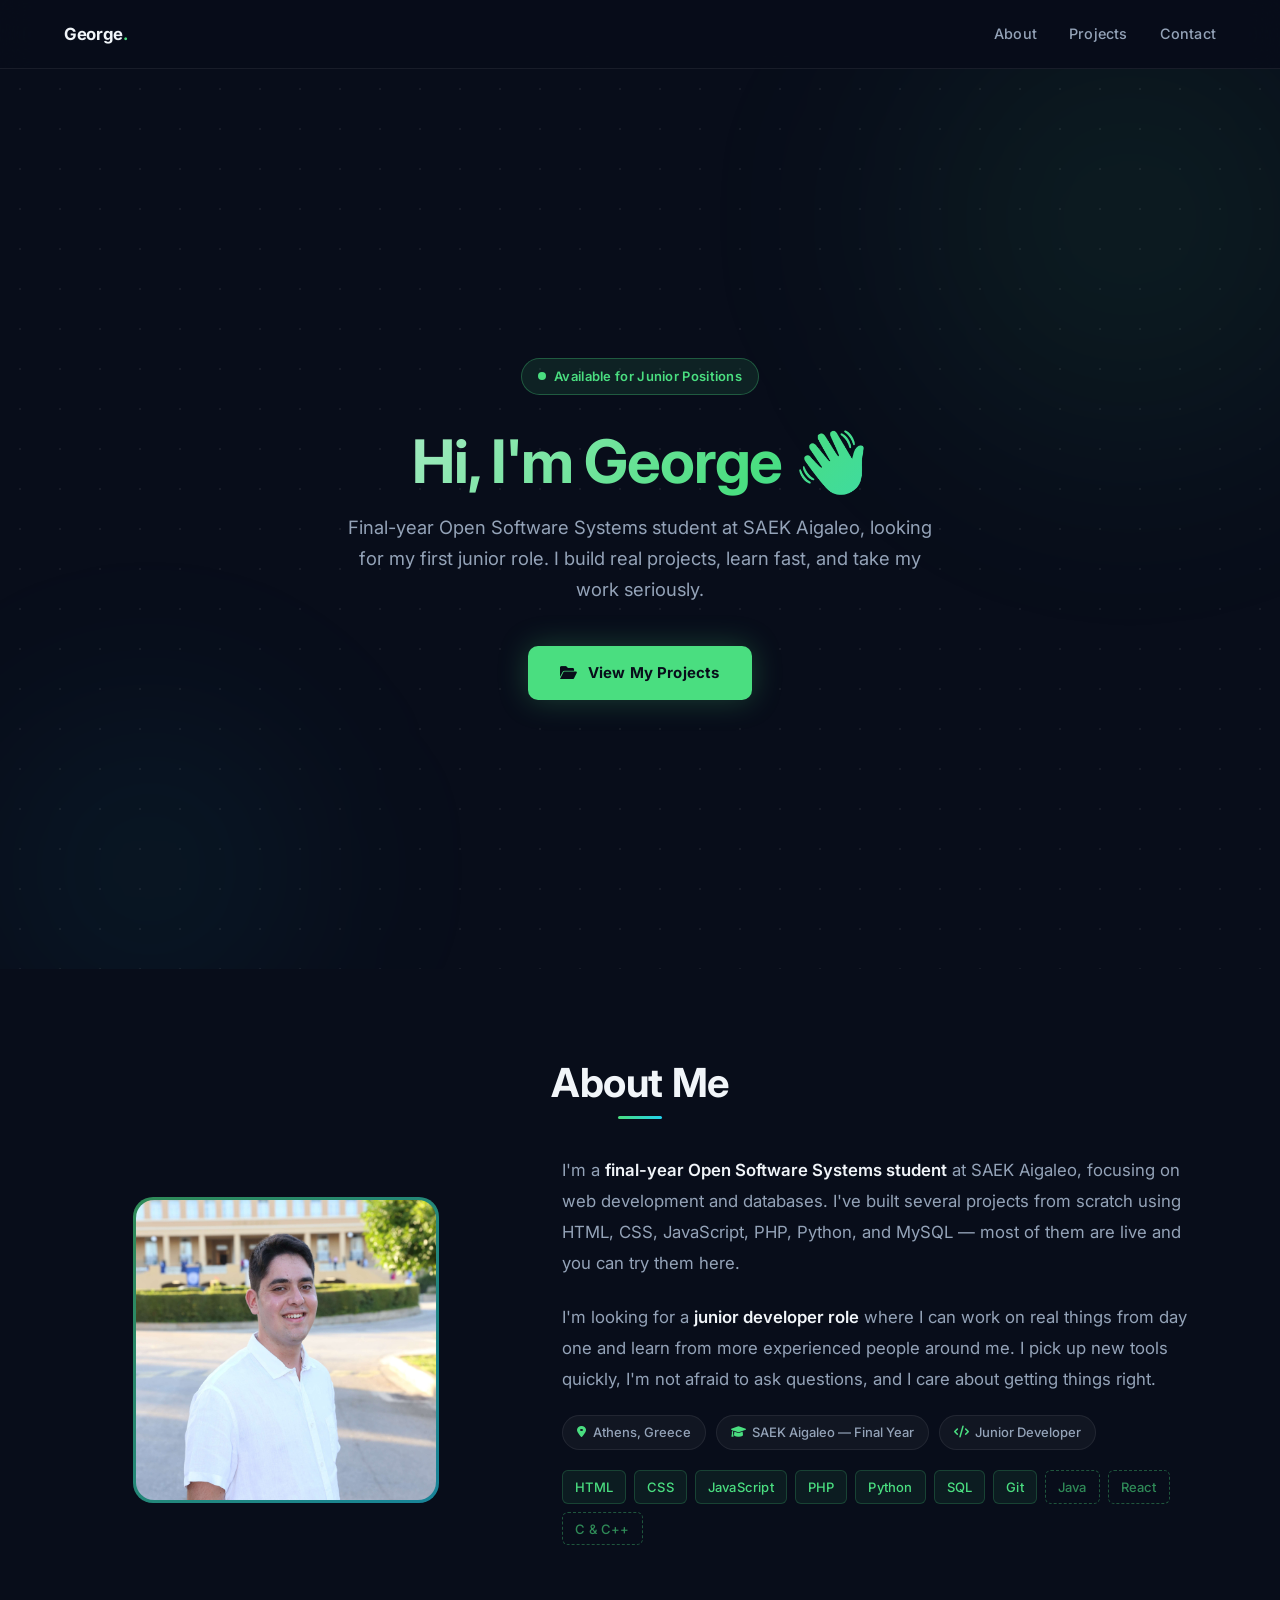
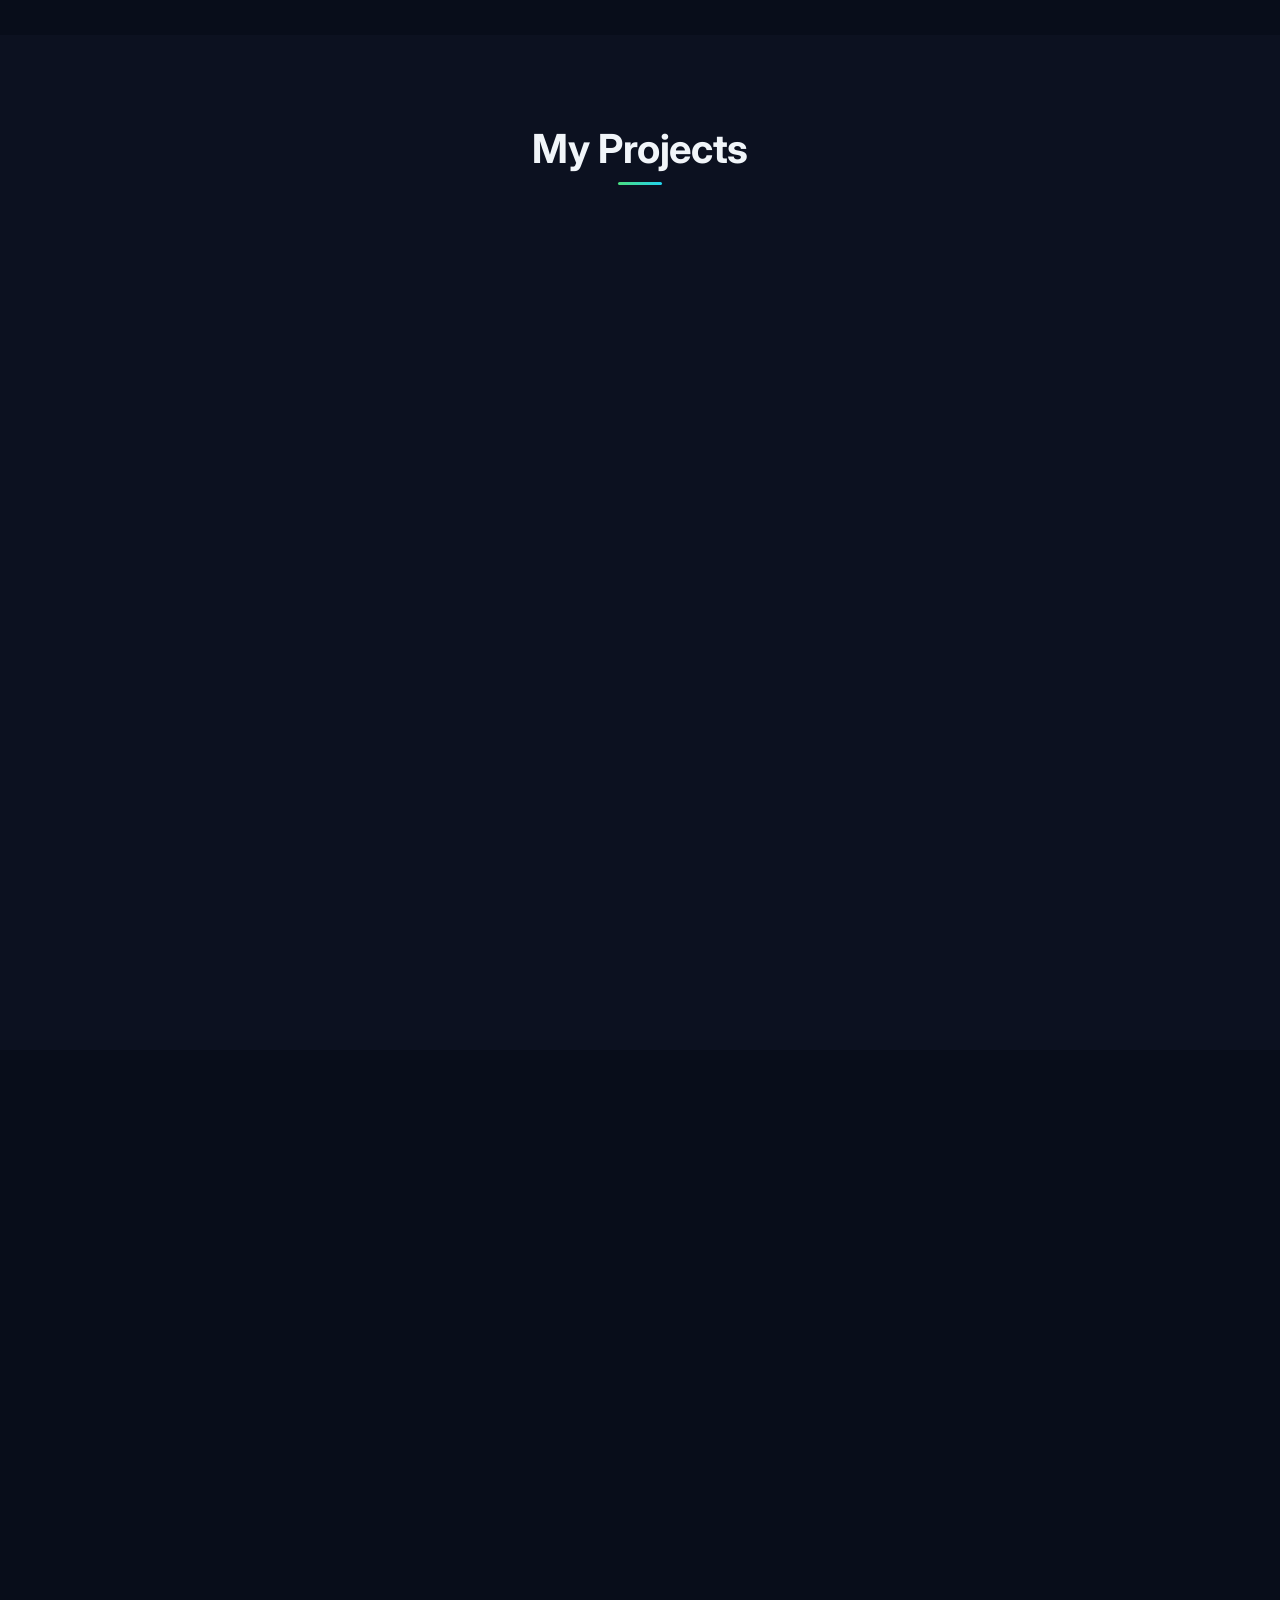
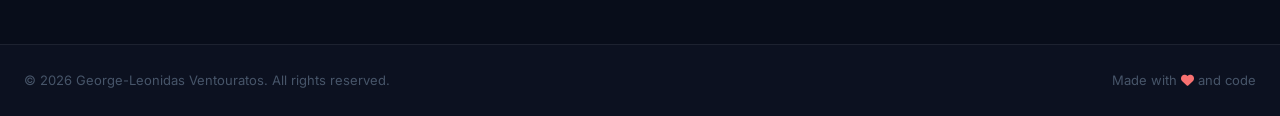
<file: index.html>
<!DOCTYPE html>
<html lang="en">
<head>
    <meta charset="UTF-8">
    <meta name="viewport" content="width=device-width, initial-scale=1.0">
    <meta name="description" content="George-Leonidas Ventouratos — CS student at SAEK Aigaleo looking for a junior developer role. I build web projects with JavaScript, PHP, Python, and SQL.">
    <meta name="keywords" content="Web Developer, Computer Science, HTML, CSS, JavaScript, PHP, Python, SQL, Portfolio">
    <meta name="author" content="George-Leonidas Ventouratos">
    <meta property="og:title" content="George-Leonidas Ventouratos — Junior Developer">
    <meta property="og:description" content="CS student at SAEK Aigaleo looking for a junior developer role. Web projects in JavaScript, PHP, Python, and SQL.">
    <meta property="og:type" content="website">
    <meta name="theme-color" content="#4ade80">
    <title>George-Leonidas Ventouratos | Junior Developer</title>
    <link rel="icon" type="image/x-icon" href="img/favicon.ico">

    <!-- Stylesheets -->
    <link rel="stylesheet" href="CSS/base.css">
    <link rel="stylesheet" href="CSS/header.css">
    <link rel="stylesheet" href="CSS/hero.css">
    <link rel="stylesheet" href="CSS/about.css">
    <link rel="stylesheet" href="CSS/projects.css">
    <link rel="stylesheet" href="CSS/contact.css">
    <link rel="stylesheet" href="CSS/footer.css">
    <link rel="stylesheet" href="CSS/navigation.css">

    <!-- External Resources -->
    <link rel="stylesheet" href="https://cdnjs.cloudflare.com/ajax/libs/font-awesome/6.0.0-beta3/css/all.min.css">
    <link rel="preconnect" href="https://fonts.googleapis.com">
    <link rel="preconnect" href="https://fonts.gstatic.com" crossorigin>
    <link href="https://fonts.googleapis.com/css2?family=Inter:wght@400;500;600;700;800&display=swap" rel="stylesheet">
</head>
<body>

    <!-- Skip Link -->
    <a href="#main-content" class="skip-link">Skip to main content</a>

    <!-- Scroll to Top -->
    <button id="scrollToTopBtn" class="scroll-to-top" aria-label="Scroll to top">
        <i class="fas fa-arrow-up"></i>
    </button>

    <!-- Header -->
    <header id="header">
        <div class="container">
            <div class="logo">
                <a href="#hero">George<span>.</span></a>
            </div>

            <button id="hamburger" class="hamburger" aria-label="Toggle menu" aria-expanded="false">
                <span></span>
                <span></span>
                <span></span>
            </button>

            <nav id="nav-menu">
                <ul>
                    <li><a href="#about">About</a></li>
                    <li><a href="#projects">Projects</a></li>
                    <li><a href="#contact">Contact</a></li>
                </ul>
            </nav>
        </div>
    </header>

    <!-- Main Content -->
    <main id="main-content">

        <!-- Hero Section -->
        <section id="hero" class="hero-section">
            <div class="hero-grid"></div>
            <div class="container">
                <div class="available-badge">
                    <span class="dot"></span>
                    Available for Junior Positions
                </div>
                <h1>Hi, I'm George&nbsp;👋</h1>

                <p class="tagline">
                    Final-year Open Software Systems student at SAEK Aigaleo, looking for my first junior role. I build real projects, learn fast, and take my work seriously.
                </p>

                <div class="hero-cta-group">
                    <a href="#projects" class="cta-button">
                        <i class="fas fa-folder-open"></i>
                        View My Projects
                    </a>
                </div>
            </div>

        </section>

        <!-- About Section -->
        <section id="about" class="section about-section">
            <div class="container">
                <h2 class="reveal">About Me</h2>

                <div class="about-content">
                    <div class="about-image reveal">
                        <div class="about-image-wrapper">
                            <img src="img/profile.jpeg" alt="George-Leonidas Ventouratos - Profile Picture">
                        </div>
                    </div>

                    <div class="about-text reveal reveal-delay-1">
                        <p>
                            I'm a <b>final-year Open Software Systems student</b> at SAEK Aigaleo, focusing on web development and databases. I've built several projects from scratch using HTML, CSS, JavaScript, PHP, Python, and MySQL — most of them are live and you can try them here.
                        </p>
                        <p>
                            I'm looking for a <b>junior developer role</b> where I can work on real things from day one and learn from more experienced people around me. I pick up new tools quickly, I'm not afraid to ask questions, and I care about getting things right.
                        </p>

                        <div class="about-info-pills">
                            <span class="info-pill"><i class="fas fa-map-marker-alt"></i> Athens, Greece</span>
                            <span class="info-pill"><i class="fas fa-graduation-cap"></i> SAEK Aigaleo &mdash; Final Year</span>
                            <span class="info-pill"><i class="fas fa-code"></i> Junior Developer</span>
                        </div>

                        <div class="skill-tags">
                            <span>HTML</span>
                            <span>CSS</span>
                            <span>JavaScript</span>
                            <span>PHP</span>
                            <span>Python</span>
                            <span>SQL</span>
                            <span>Git</span>
                            <span class="skill-tag--knowledge">Java</span>
                            <span class="skill-tag--knowledge">React</span>
                            <span class="skill-tag--knowledge">C &amp; C++</span>
                        </div>

                    </div>
                </div>
            </div>
        </section>

        <!-- Projects Section -->
        <section id="projects" class="section projects-section">
            <div class="container">
                <h2 class="reveal">My Projects</h2>

                <div class="filter-container reveal">
                    <button class="filter-btn active" data-filter="all">All</button>
                    <button class="filter-btn" data-filter="web">Web</button>
                    <button class="filter-btn" data-filter="app">App</button>
                </div>

                <div id="project-grid" class="project-grid"></div>
            </div>
        </section>

        <!-- Contact Section -->
        <section id="contact" class="section contact-section">
            <div class="container">
                <div class="contact-header reveal">
                    <h2>Get In Touch</h2>
                    <p>I'm actively looking for my first junior developer role, in Athens or remotely. Whether you have an opening or just want to connect — feel free to reach out. I reply quickly.</p>
                </div>

                <div class="contact-links reveal reveal-delay-1">
                    <a href="mailto:g.l.ventouratos@gmail.com" class="contact-link-item">
                        <i class="fas fa-envelope"></i>
                        g.l.ventouratos@gmail.com
                    </a>
                    <a href="https://github.com/GeorgeVento" target="_blank" class="contact-link-item">
                        <i class="fab fa-github"></i>
                        github.com/GeorgeVento
                    </a>
                    <a href="https://www.linkedin.com/in/george-leonidas-ventouratos-660709217/" target="_blank" class="contact-link-item">
                        <i class="fab fa-linkedin-in"></i>
                        LinkedIn
                    </a>
                </div>
            </div>
        </section>

    </main>

    <!-- Footer -->
    <footer class="modern-footer">
        <div class="footer-bottom">
            <p class="legal">&copy; 2026 George-Leonidas Ventouratos. All rights reserved.</p>
            <p class="legal-secondary">Made with <i class="fa-solid fa-heart"></i> and code</p>
        </div>
    </footer>

    <!-- Scripts -->

    <!-- Scroll Reveal -->
    <script>
        (function () {
            // Generic reveal (.reveal → .visible)
            const revealObs = new IntersectionObserver(
                (entries) => {
                    entries.forEach(e => {
                        if (e.isIntersecting) {
                            e.target.classList.add('visible');
                            revealObs.unobserve(e.target);
                        }
                    });
                },
                { threshold: 0.12, rootMargin: '0px 0px -40px 0px' }
            );
            document.querySelectorAll('.reveal').forEach(el => revealObs.observe(el));

        })();
    </script>

    <!-- Module Scripts -->
    <script type="module">
        import { initHeaderScroll }   from './js/headerScroll.js';
        import { initScrollToTop }    from './js/scrollToTop.js';
        import { initMobileMenu }     from './js/mobileMenu.js';
        import { initProjectFilters } from './js/projectFilters.js';
        import { initSmoothScroll }   from './js/smoothScroll.js';
        import { loadProjects }       from './js/loadProjects.js';

        initHeaderScroll();
        initScrollToTop();
        initMobileMenu();
        initSmoothScroll();
        await loadProjects();
        initProjectFilters();
    </script>

</body>
</html>
</file>
<file: CSS/base.css>
/*
============================================================
BASE.CSS - DARK THEME
============================================================
*/
:root {
    --bg-primary:    #080d1a;
    --bg-secondary:  #0c1120;
    --bg-card:       #101828;
    --bg-card-hover: #141f30;

    --primary:       #4ade80;
    --primary-light: #86efac;
    --primary-dark:  #22c55e;
    --accent:        #22d3ee;
    --accent-purple: #a78bfa;

    --text-primary:   #f1f5f9;
    --text-secondary: #94a3b8;
    --text-tertiary:  #475569;

    --border-light:  rgba(255, 255, 255, 0.07);
    --border-medium: rgba(255, 255, 255, 0.13);

    --shadow-sm:  0 1px 4px rgba(0,0,0,0.5);
    --shadow-md:  0 4px 16px rgba(0,0,0,0.6);
    --shadow-lg:  0 10px 40px rgba(0,0,0,0.7);
    --shadow-xl:  0 20px 60px rgba(0,0,0,0.8);
    --glow-green: 0 0 30px rgba(74,222,128,0.25);
    --glow-cyan:  0 0 30px rgba(34,211,238,0.20);

    --section-padding: 90px;
    --container-padding: 24px;
}

html {
    scroll-behavior: smooth;
    scroll-padding-top: 72px;
}

* {
    margin: 0;
    padding: 0;
    box-sizing: border-box;
}

body {
    overflow-x: hidden;
    width: 100%;
    font-family: 'Inter', -apple-system, BlinkMacSystemFont, 'Segoe UI', Roboto, sans-serif;
    background: var(--bg-primary);
    color: var(--text-primary);
    line-height: 1.7;
    -webkit-font-smoothing: antialiased;
    -moz-osx-font-smoothing: grayscale;
}

body::before {
    content: '';
    position: fixed;
    inset: 0;
    background-image: url("data:image/svg+xml,%3Csvg viewBox='0 0 256 256' xmlns='http://www.w3.org/2000/svg'%3E%3Cfilter id='n'%3E%3CfeTurbulence type='fractalNoise' baseFrequency='0.9' numOctaves='4' stitchTiles='stitch'/%3E%3C/filter%3E%3Crect width='100%25' height='100%25' filter='url(%23n)' opacity='0.03'/%3E%3C/svg%3E");
    pointer-events: none;
    z-index: 0;
    opacity: 0.4;
}

.container {
    width: 100%;
    max-width: 1200px;
    margin: 0 auto;
    padding: 0 var(--container-padding);
    position: relative;
    z-index: 1;
}

/* Typography */
h1, h2, h3, h4, h5, h6 {
    font-weight: 700;
    line-height: 1.2;
    color: var(--text-primary);
}

h1 { font-size: clamp(2.25rem, 5vw, 3.75rem); letter-spacing: -0.02em; }
h2 { font-size: clamp(1.75rem, 3.5vw, 2.5rem);  letter-spacing: -0.01em; margin-bottom: 1rem; }
h3 { font-size: clamp(1.15rem, 2.5vw, 1.5rem); }

p {
    font-size: 1rem;
    line-height: 1.8;
    color: var(--text-secondary);
}

/* Section */
.section {
    padding: var(--section-padding) 0;
    position: relative;
}

.section h2 {
    text-align: center;
    margin-bottom: 3rem;
    position: relative;
    display: block;
}

.section h2::after {
    content: '';
    position: absolute;
    bottom: -12px;
    left: 50%;
    transform: translateX(-50%);
    width: 44px;
    height: 3px;
    background: linear-gradient(90deg, var(--primary), var(--accent));
    border-radius: 2px;
}

a {
    text-decoration: none;
    color: var(--primary);
    transition: color 0.25s ease;
}

a:hover { color: var(--primary-light); }

button, .btn {
    cursor: pointer;
    border: none;
    font-family: inherit;
    font-weight: 600;
    transition: all 0.25s ease;
}

/* Scroll Reveal */
.reveal {
    opacity: 0;
    transform: translateY(16px);
    transition: opacity 0.5s ease, transform 0.5s ease;
}

.reveal.visible {
    opacity: 1;
    transform: translateY(0);
}

.reveal-delay-1 { transition-delay: 0.08s; }
.reveal-delay-2 { transition-delay: 0.16s; }
.reveal-delay-3 { transition-delay: 0.24s; }
.reveal-delay-4 { transition-delay: 0.32s; }

/* Skip link */
.skip-link {
    position: absolute;
    top: -100px;
    left: 1rem;
    background: var(--primary);
    color: #000;
    padding: 0.5rem 1rem;
    border-radius: 4px;
    font-weight: 600;
    z-index: 9999;
}

.skip-link:focus { top: 1rem; }

/* Animations */
@keyframes fadeInUp {
    from { opacity: 0; transform: translateY(16px); }
    to   { opacity: 1; transform: translateY(0); }
}

@keyframes fadeIn {
    from { opacity: 0; }
    to   { opacity: 1; }
}

/* ── Tablet (≤ 1024px) ── */
@media (max-width: 1024px) {
    :root { --section-padding: 72px; }
}

/* ── Mobile (≤ 768px) ── */
@media (max-width: 768px) {
    :root {
        --section-padding: 56px;
        --container-padding: 20px;
    }

    .section h2 { margin-bottom: 2.25rem; }

    .reveal-delay-1 { transition-delay: 0.05s; }
    .reveal-delay-2 { transition-delay: 0.10s; }
    .reveal-delay-3 { transition-delay: 0.15s; }
    .reveal-delay-4 { transition-delay: 0.20s; }
}

/* ── Small mobile (≤ 480px) ── */
@media (max-width: 480px) {
    :root { --container-padding: 16px; }
}

/* Reduced motion */
@media (prefers-reduced-motion: reduce) {
    *, *::before, *::after {
        animation-duration: 0.01ms !important;
        animation-iteration-count: 1 !important;
        transition-duration: 0.01ms !important;
    }
}
</file>
<file: CSS/header.css>
/*
============================================================
HEADER.CSS
============================================================
*/

header {
    position: sticky;
    top: 0;
    z-index: 1000;
    background: rgba(8, 13, 26, 0.85);
    backdrop-filter: blur(16px);
    -webkit-backdrop-filter: blur(16px);
    border-bottom: 1px solid var(--border-light);
    transition: background 0.3s ease, box-shadow 0.3s ease;
}

header.scrolled {
    background: rgba(8, 13, 26, 0.97);
    box-shadow: 0 4px 24px rgba(0, 0, 0, 0.5);
    border-bottom-color: var(--border-medium);
}

header .container {
    display: flex;
    justify-content: space-between;
    align-items: center;
    height: 68px;
}

/* Logo */
.logo a {
    font-size: 1.05rem;
    font-weight: 700;
    color: var(--text-primary);
    transition: color 0.25s ease;
    letter-spacing: -0.02em;
}

.logo a span { color: var(--primary); }
.logo a:hover { color: var(--primary); }

/* Navigation */
nav ul {
    display: flex;
    list-style: none;
    gap: 2rem;
    align-items: center;
}

nav ul li a {
    font-size: 0.9rem;
    font-weight: 500;
    color: var(--text-secondary);
    position: relative;
    padding: 0.4rem 0;
    transition: color 0.25s ease;
    letter-spacing: 0.2px;
}

nav ul li a::after {
    content: '';
    position: absolute;
    bottom: -2px;
    left: 0;
    width: 0;
    height: 2px;
    background: linear-gradient(90deg, var(--primary), var(--accent));
    border-radius: 1px;
    transition: width 0.25s ease;
}

nav ul li a:hover { color: var(--text-primary); }
nav ul li a:hover::after,
nav ul li a.active::after { width: 100%; }

/* Hamburger */
.hamburger {
    display: none;
    flex-direction: column;
    gap: 5px;
    background: none;
    padding: 8px;
    border-radius: 6px;
}

.hamburger span {
    width: 24px;
    height: 2px;
    background: var(--text-primary);
    transition: all 0.3s ease;
    border-radius: 2px;
    display: block;
}

.hamburger.active span:nth-child(1) { transform: rotate(45deg) translate(5px, 5px); }
.hamburger.active span:nth-child(2) { opacity: 0; transform: scaleX(0); }
.hamburger.active span:nth-child(3) { transform: rotate(-45deg) translate(5px, -5px); }

/* Menu Overlay */
.menu-overlay {
    display: none;
    position: fixed;
    inset: 0;
    background: rgba(0, 0, 0, 0.55);
    z-index: 998;
    opacity: 0;
    transition: opacity 0.3s ease;
    backdrop-filter: blur(4px);
}

.menu-overlay.active { opacity: 1; }

/* ── Tablet & Mobile (≤ 768px) ── */
@media (max-width: 768px) {
    header .container { height: 64px; }

    .hamburger { display: flex; }

    .menu-overlay { display: block; pointer-events: none; }
    .menu-overlay.active { pointer-events: all; }

    nav {
        position: fixed;
        top: 64px;
        left: 0;
        right: 0;
        width: 100%;
        background: rgba(12, 17, 32, 0.98);
        backdrop-filter: blur(16px);
        -webkit-backdrop-filter: blur(16px);
        border-bottom: 1px solid var(--border-medium);
        z-index: 999;
        visibility: hidden;
        transform: translateY(-8px);
        opacity: 0;
        transition: transform 0.25s ease, opacity 0.25s ease, visibility 0.25s ease;
        box-shadow: 0 12px 32px rgba(0, 0, 0, 0.5);
    }

    nav.active {
        visibility: visible;
        transform: translateY(0);
        opacity: 1;
    }

    nav ul {
        flex-direction: column;
        gap: 0;
        padding: 0.5rem 0 1rem;
        text-align: center;
    }

    nav ul li {
        border-bottom: 1px solid var(--border-light);
    }

    nav ul li:last-child { border-bottom: none; }

    nav ul li a {
        display: block;
        padding: 1rem 2rem;
        font-size: 1rem;
        color: var(--text-secondary);
    }

    nav ul li a:hover { color: var(--primary); }
    nav ul li a::after { display: none; }
}
</file>
<file: CSS/hero.css>
/*
============================================================
HERO.CSS
============================================================
*/

.hero-section {
    min-height: 100vh;
    display: flex;
    align-items: center;
    position: relative;
    overflow: hidden;
    background: var(--bg-primary);
}

/* Static gradient orbs */
.hero-section::before,
.hero-section::after {
    content: '';
    position: absolute;
    border-radius: 50%;
    filter: blur(80px);
    pointer-events: none;
}

.hero-section::before {
    width: 700px;
    height: 700px;
    background: radial-gradient(circle, rgba(74, 222, 128, 0.09) 0%, transparent 70%);
    top: -200px;
    right: -200px;
}

.hero-section::after {
    width: 500px;
    height: 500px;
    background: radial-gradient(circle, rgba(34, 211, 238, 0.07) 0%, transparent 70%);
    bottom: -150px;
    left: -100px;
}

/* Grid dot pattern */
.hero-grid {
    position: absolute;
    inset: 0;
    background-image: radial-gradient(circle, rgba(255,255,255,0.06) 1px, transparent 1px);
    background-size: 40px 40px;
    pointer-events: none;
}

.hero-section .container {
    position: relative;
    z-index: 2;
    text-align: center;
    padding-top: 80px;
    padding-bottom: 60px;
}

/* Available badge */
.available-badge {
    display: inline-flex;
    align-items: center;
    gap: 0.5rem;
    padding: 0.4rem 1rem;
    background: rgba(74, 222, 128, 0.1);
    border: 1px solid rgba(74, 222, 128, 0.3);
    border-radius: 50px;
    font-size: 0.8125rem;
    font-weight: 600;
    color: var(--primary);
    letter-spacing: 0.3px;
    margin-bottom: 2rem;
    animation: fadeInUp 0.6s ease-out both;
}

.available-badge .dot {
    width: 8px;
    height: 8px;
    background: var(--primary);
    border-radius: 50%;
}

/* Hero Heading */
.hero-section h1 {
    margin-bottom: 1rem;
    background: linear-gradient(135deg, #f1f5f9 0%, var(--primary) 60%, var(--accent) 100%);
    -webkit-background-clip: text;
    -webkit-text-fill-color: transparent;
    background-clip: text;
    animation: fadeInUp 0.7s ease-out 0.1s both;
    line-height: 1.15;
}

/* Tagline */
.tagline {
    font-size: clamp(1rem, 1.8vw, 1.15rem);
    color: var(--text-secondary);
    max-width: 600px;
    margin: 0 auto 2.5rem;
    line-height: 1.7;
    animation: fadeInUp 0.7s ease-out 0.3s both;
}

/* CTA */
.hero-cta-group {
    display: flex;
    gap: 1rem;
    justify-content: center;
    flex-wrap: wrap;
    animation: fadeInUp 0.7s ease-out 0.4s both;
}

.cta-button {
    display: inline-flex;
    align-items: center;
    gap: 0.625rem;
    padding: 0.9rem 2rem;
    background: var(--primary);
    color: #080d1a;
    font-size: 0.9375rem;
    font-weight: 700;
    border-radius: 10px;
    box-shadow: var(--glow-green);
    transition: all 0.3s cubic-bezier(0.4, 0, 0.2, 1);
    letter-spacing: 0.2px;
}

.cta-button:hover {
    background: var(--primary-light);
    transform: translateY(-2px);
    box-shadow: 0 0 40px rgba(74, 222, 128, 0.4);
    color: #080d1a;
}

/* ── Tablet (≤ 1024px) ── */
@media (max-width: 1024px) {
    .hero-section::before { width: 500px; height: 500px; }
    .hero-section::after  { width: 350px; height: 350px; }
}

/* ── Mobile (≤ 768px) ── */
@media (max-width: 768px) {
    .hero-section {
        min-height: auto;
    }

    .hero-section .container {
        padding-top: 110px;
        padding-bottom: 80px;
    }

    .hero-typing-line { font-size: 1rem; }

    .tagline {
        font-size: 0.9625rem;
        padding: 0 0.25rem;
    }

    .hero-cta-group {
        flex-direction: column;
        align-items: center;
    }

    .cta-button {
        width: 100%;
        max-width: 280px;
        justify-content: center;
        padding: 1rem 1.5rem;
    }

    .hero-section::before { width: 300px; height: 300px; }
    .hero-section::after  { width: 220px; height: 220px; }
}

/* ── Small mobile (≤ 480px) ── */
@media (max-width: 480px) {
    .available-badge { font-size: 0.75rem; }
}
</file>
<file: CSS/about.css>
/*
============================================================
ABOUT.CSS
============================================================
*/

.about-section {
    background: var(--bg-primary);
}

.about-content {
    display: grid;
    grid-template-columns: 1fr 1.6fr;
    gap: 5rem;
    align-items: center;
    max-width: 1100px;
    margin: 0 auto;
}

/* Image */
.about-image {
    display: flex;
    justify-content: center;
    align-items: center;
}

.about-image-wrapper {
    position: relative;
    display: inline-block;
}

.about-image-wrapper::before {
    content: '';
    position: absolute;
    inset: -3px;
    border-radius: 20px;
    background: linear-gradient(135deg, var(--primary), var(--accent));
    z-index: 0;
    opacity: 0.6;
    transition: opacity 0.3s ease;
}

.about-image-wrapper:hover::before { opacity: 1; }

.about-image img {
    position: relative;
    z-index: 1;
    width: 100%;
    max-width: 300px;
    aspect-ratio: 1 / 1;
    object-fit: cover;
    border-radius: 18px;
    display: block;
    transition: transform 0.3s ease;
}

.about-image-wrapper:hover img { transform: scale(1.02); }

/* Text */
.about-text p {
    font-size: 1.05rem;
    line-height: 1.85;
    color: var(--text-secondary);
    margin-bottom: 1.4rem;
}

.about-text p:last-of-type { margin-bottom: 0; }

.about-text b {
    color: var(--text-primary);
    font-weight: 600;
}

/* Info pills */
.about-info-pills {
    display: flex;
    flex-wrap: wrap;
    gap: 0.625rem;
    margin-top: 1.25rem;
    margin-bottom: 1.25rem;
}

.info-pill {
    display: inline-flex;
    align-items: center;
    gap: 0.4rem;
    padding: 0.35rem 0.875rem;
    background: rgba(255, 255, 255, 0.04);
    border: 1px solid var(--border-light);
    border-radius: 50px;
    font-size: 0.8125rem;
    font-weight: 500;
    color: var(--text-secondary);
}

.info-pill i {
    font-size: 0.75rem;
    color: var(--primary);
}

/* Skill tags */
.skill-tags {
    display: flex;
    flex-wrap: wrap;
    gap: 0.5rem;
    margin-bottom: 0;
}

.skill-tags span {
    padding: 0.3rem 0.75rem;
    background: rgba(74, 222, 128, 0.07);
    border: 1px solid rgba(74, 222, 128, 0.2);
    border-radius: 6px;
    font-size: 0.8125rem;
    font-weight: 500;
    color: var(--primary);
    letter-spacing: 0.2px;
}

.skill-tag--knowledge {
    background: transparent !important;
    border-style: dashed !important;
    border-color: rgba(74, 222, 128, 0.35) !important;
    color: rgba(74, 222, 128, 0.6) !important;
}

/* ── Tablet (≤ 1024px) ── */
@media (max-width: 1024px) {
    .about-content {
        gap: 3.5rem;
    }

    .about-image img { max-width: 260px; }
}

/* ── Small tablet / large mobile (≤ 768px) ── */
@media (max-width: 768px) {
    .about-content {
        grid-template-columns: 1fr;
        gap: 2rem;
        text-align: center;
    }

    .about-image img { max-width: 200px; }

    .about-info-pills,
    .skill-tags {
        justify-content: center;
    }

    .about-text p {
        text-align: left;
        font-size: 0.9875rem;
    }
}

/* ── Small mobile (≤ 480px) ── */
@media (max-width: 480px) {
    .about-image img { max-width: 170px; }

    .about-text p { font-size: 0.9375rem; line-height: 1.75; }

    .info-pill { font-size: 0.75rem; padding: 0.3rem 0.7rem; }

    .skill-tags span { font-size: 0.75rem; }
}
</file>
<file: CSS/projects.css>
/*
============================================================
PROJECTS.CSS
============================================================
*/

.projects-section {
    background: var(--bg-secondary);
}

/* Filter Buttons */
.filter-container {
    display: flex;
    justify-content: center;
    gap: 0.75rem;
    flex-wrap: wrap;
    margin-bottom: 3rem;
}

.filter-btn {
    padding: 0.5rem 1.375rem;
    background: transparent;
    border: 1.5px solid var(--border-medium);
    color: var(--text-secondary);
    font-size: 0.875rem;
    font-weight: 600;
    border-radius: 50px;
    transition: all 0.25s ease;
    cursor: pointer;
    letter-spacing: 0.2px;
    min-height: 40px;
}

.filter-btn:hover {
    border-color: var(--primary);
    color: var(--primary);
    background: rgba(74, 222, 128, 0.06);
}

.filter-btn.active {
    background: var(--primary);
    border-color: var(--primary);
    color: #080d1a;
    box-shadow: var(--glow-green);
}

/* Project Grid */
.project-grid {
    display: grid;
    grid-template-columns: repeat(2, 1fr);
    gap: 1.75rem;
}

.project-card.featured { grid-column: 1 / -1; }

.project-grid > .project-card:not(.featured):last-child:nth-child(even) {
    grid-column: 1 / -1;
}

/* ── Base Card ── */
.project-card {
    background: var(--bg-card);
    border: 1px solid var(--border-light);
    border-radius: 18px;
    padding: 1.75rem;
    display: flex;
    flex-direction: column;
    position: relative;
    overflow: hidden;
    opacity: 0;
    transform: translateY(20px);
    transition:
        opacity 0.5s ease,
        transform 0.5s ease,
        background 0.3s ease,
        border-color 0.3s ease,
        box-shadow 0.3s ease;
}

.project-card.in-view {
    opacity: 1;
    transform: translateY(0);
}

.project-card:nth-child(1) { transition-delay: 0.05s; }
.project-card:nth-child(2) { transition-delay: 0.12s; }
.project-card:nth-child(3) { transition-delay: 0.19s; }
.project-card:nth-child(4) { transition-delay: 0.26s; }
.project-card:nth-child(5) { transition-delay: 0.33s; }

/* Top accent bar on hover */
.project-card::before {
    content: '';
    position: absolute;
    top: 0; left: 0; right: 0;
    height: 2px;
    background: linear-gradient(90deg, var(--primary), var(--accent));
    opacity: 0;
    transition: opacity 0.3s ease;
}

.project-card:hover::before { opacity: 1; }

.project-card:hover {
    transform: translateY(-6px);
    background: var(--bg-card-hover);
    border-color: rgba(74, 222, 128, 0.22);
    box-shadow: 0 16px 40px rgba(0,0,0,0.5), var(--glow-green);
}

.project-card.in-view:hover { transform: translateY(-6px); }

/* Featured */
.project-card.featured {
    border-color: rgba(74, 222, 128, 0.18);
    background: linear-gradient(135deg, var(--bg-card) 60%, rgba(74,222,128,0.04) 100%);
}

.project-card.featured:hover {
    border-color: rgba(74, 222, 128, 0.35);
    box-shadow: 0 20px 50px rgba(0,0,0,0.6), 0 0 40px rgba(74,222,128,0.18);
}

/* Card header */
.card-header {
    display: flex;
    align-items: center;
    gap: 0.75rem;
    flex-wrap: wrap;
    margin-bottom: 0.875rem;
}

.card-icon {
    font-size: 1.875rem;
    line-height: 1;
    flex-shrink: 0;
}

.card-badges {
    display: flex;
    gap: 0.5rem;
    flex-wrap: wrap;
}

.badge {
    display: inline-flex;
    align-items: center;
    gap: 0.3rem;
    padding: 0.25rem 0.75rem;
    border-radius: 50px;
    font-size: 0.7rem;
    font-weight: 700;
    letter-spacing: 0.4px;
    text-transform: uppercase;
}

.badge-founder {
    background: rgba(167, 139, 250, 0.15);
    color: var(--accent-purple);
    border: 1px solid rgba(167, 139, 250, 0.3);
}

.badge-featured {
    background: rgba(74, 222, 128, 0.12);
    color: var(--primary);
    border: 1px solid rgba(74, 222, 128, 0.25);
}

.badge-soon {
    background: rgba(251, 191, 36, 0.12);
    color: #fbbf24;
    border: 1px solid rgba(251, 191, 36, 0.25);
}

/* Heading */
.project-card h3 {
    font-size: 1.15rem;
    color: var(--text-primary);
    margin-bottom: 0.75rem;
    line-height: 1.35;
}

/* Tech Tags */
.tech-tags-container {
    display: flex;
    flex-wrap: wrap;
    gap: 0.45rem;
    margin-bottom: 0.875rem;
}

.tech-tag {
    padding: 0.25rem 0.7rem;
    background: rgba(255,255,255,0.05);
    color: var(--text-secondary);
    font-size: 0.7rem;
    font-weight: 600;
    border-radius: 50px;
    border: 1px solid var(--border-light);
    text-transform: uppercase;
    letter-spacing: 0.5px;
    transition: all 0.25s ease;
}

.project-card:hover .tech-tag {
    background: rgba(74, 222, 128, 0.08);
    color: var(--primary-light);
    border-color: rgba(74, 222, 128, 0.2);
}

/* Description */
.project-card p {
    flex-grow: 1;
    font-size: 0.9375rem;
    line-height: 1.7;
    color: var(--text-secondary);
    margin-bottom: 1.25rem;
}

/* Links */
.project-links {
    display: flex;
    gap: 0.75rem;
    flex-wrap: wrap;
    margin-top: auto;
}

.project-link {
    display: inline-flex;
    align-items: center;
    gap: 0.45rem;
    padding: 0.625rem 1.25rem;
    background: rgba(74, 222, 128, 0.1);
    color: var(--primary);
    font-size: 0.875rem;
    font-weight: 600;
    border-radius: 8px;
    border: 1px solid rgba(74, 222, 128, 0.2);
    transition: all 0.25s ease;
    min-height: 44px;
}

.project-link:hover {
    background: var(--primary);
    color: #080d1a;
    transform: translateY(-2px);
    box-shadow: var(--glow-green);
}

.project-link i { font-size: 0.95rem; }

.project-link-demo {
    background: var(--primary);
    color: #080d1a;
    border-color: var(--primary);
    font-weight: 700;
}

.project-link-demo:hover {
    background: var(--primary-light);
    border-color: var(--primary-light);
    color: #080d1a;
    box-shadow: 0 0 24px rgba(74,222,128,0.4);
}

.project-link-soon {
    display: inline-flex;
    align-items: center;
    gap: 0.45rem;
    padding: 0.625rem 1.25rem;
    background: rgba(255,255,255,0.03);
    color: var(--text-tertiary);
    font-size: 0.875rem;
    font-weight: 600;
    border-radius: 8px;
    border: 1px dashed var(--border-light);
    cursor: default;
    user-select: none;
    min-height: 44px;
}

.project-link-github {
    background: rgba(255,255,255,0.04);
    color: var(--text-secondary);
    border-color: var(--border-medium);
}

.project-link-github:hover {
    background: rgba(255,255,255,0.1);
    color: var(--text-primary);
    border-color: var(--border-medium);
    box-shadow: none;
}

.project-card.hidden { display: none !important; }

/* Skeleton */
.project-skeleton {
    background: var(--bg-card);
    border: 1px solid var(--border-light);
    border-radius: 18px;
    min-height: 240px;
    position: relative;
    overflow: hidden;
}

.project-skeleton::after {
    content: '';
    position: absolute;
    inset: 0;
    background: linear-gradient(90deg, transparent 0%, rgba(255,255,255,0.04) 50%, transparent 100%);
    animation: skeleton-shimmer 1.4s infinite;
}

@keyframes skeleton-shimmer {
    0%   { transform: translateX(-100%); }
    100% { transform: translateX(100%); }
}

.projects-error {
    grid-column: 1 / -1;
    display: flex;
    flex-direction: column;
    align-items: center;
    gap: 0.75rem;
    padding: 3rem;
    color: var(--text-tertiary);
    font-size: 0.95rem;
}

.projects-error i { font-size: 2rem; }

/* ── Tablet (≤ 1024px) ── */
@media (max-width: 1024px) {
    .project-grid { gap: 1.25rem; }
    .project-card { padding: 1.5rem; }
}

/* ── Mobile (≤ 640px) — single column ── */
@media (max-width: 640px) {
    .project-grid {
        grid-template-columns: 1fr;
        gap: 1rem;
    }

    .project-card {
        padding: 1.25rem;
        border-radius: 14px;
        -webkit-tap-highlight-color: transparent;
    }

    /* Disable hover lift on touch */
    .project-card:hover,
    .project-card.in-view:hover {
        transform: none;
        box-shadow: none;
    }

    .card-icon { font-size: 1.625rem; }
    .project-card h3 { font-size: 1.05rem; }
    .project-card p { font-size: 0.9rem; }

    .project-link,
    .project-link-soon {
        flex: 1;
        justify-content: center;
        padding: 0.75rem 1rem;
        font-size: 0.85rem;
    }

    .project-links { gap: 0.5rem; }

    .filter-container { gap: 0.5rem; margin-bottom: 2rem; }
    .filter-btn {
        padding: 0.5rem 1rem;
        font-size: 0.825rem;
    }
}
</file>
<file: CSS/contact.css>
/*
============================================================
CONTACT.CSS
============================================================
*/

.contact-section {
    background: var(--bg-primary);
}

.contact-header {
    text-align: center;
    margin-bottom: 2.5rem;
}

.contact-header p {
    font-size: 1.05rem;
    color: var(--text-secondary);
    max-width: 500px;
    margin: 0 auto;
    line-height: 1.65;
}

.contact-links {
    display: flex;
    flex-direction: column;
    align-items: center;
    gap: 0.875rem;
}

.contact-link-item {
    display: inline-flex;
    align-items: center;
    gap: 0.75rem;
    padding: 0.875rem 1.75rem;
    border: 1.5px solid var(--border-light);
    border-radius: 12px;
    color: var(--text-primary);
    font-size: 0.9375rem;
    font-weight: 500;
    text-decoration: none;
    transition: all 0.25s ease;
    width: 320px;
    justify-content: center;
    background: var(--bg-card);
}

.contact-link-item i {
    color: var(--primary);
    font-size: 1rem;
    width: 1.1rem;
    text-align: center;
    flex-shrink: 0;
}

.contact-link-item:hover {
    border-color: var(--primary);
    color: var(--primary);
    transform: translateY(-2px);
    box-shadow: 0 0 20px rgba(74, 222, 128, 0.15);
}

/* ── Mobile (≤ 640px) ── */
@media (max-width: 640px) {
    .contact-header p { font-size: 0.9625rem; }

    .contact-link-item {
        width: 100%;
        font-size: 0.9rem;
    }

    /* No lift on touch */
    .contact-link-item:hover {
        transform: none;
    }
}
</file>
<file: CSS/footer.css>
/*
============================================================
FOOTER.CSS - DARK MODE
============================================================
*/

.modern-footer {
    background: var(--bg-secondary);
    border-top: 1px solid var(--border-light);
}

.footer-bottom {
    display: flex;
    align-items: center;
    justify-content: space-between;
    flex-wrap: wrap;
    gap: 0.25rem;
    padding: 1.5rem var(--container-padding);
}

.legal,
.legal-secondary {
    font-size: 0.8125rem;
    color: var(--text-tertiary);
    margin: 0;
}

.legal-secondary i { color: #f87171; }

@media (max-width: 640px) {
    .footer-bottom {
        flex-direction: column;
        text-align: center;
    }
}
</file>
<file: CSS/navigation.css>
/*
============================================================
NAVIGATION.CSS
============================================================
*/

/* Scroll to Top Button */
.scroll-to-top {
    position: fixed;
    bottom: 2rem;
    right: 2rem;
    width: 44px;
    height: 44px;
    background: var(--primary);
    color: #080d1a;
    border: none;
    border-radius: 50%;
    font-size: 1rem;
    display: flex;
    align-items: center;
    justify-content: center;
    cursor: pointer;
    opacity: 0;
    visibility: hidden;
    transform: translateY(10px);
    transition: opacity 0.3s ease, visibility 0.3s ease, transform 0.3s ease, bottom 0.3s ease;
    box-shadow: var(--glow-green);
    z-index: 900;
}

.scroll-to-top.show {
    opacity: 1;
    visibility: visible;
    transform: translateY(0);
}

.scroll-to-top.above-footer {
    bottom: calc(2rem + 52px);
}

.scroll-to-top:hover {
    background: var(--primary-light);
    transform: translateY(-2px);
}

.scroll-to-top:active { transform: translateY(0); }

/* Accessibility */
.skip-link {
    position: absolute;
    top: -100px;
    left: 0;
    background: var(--primary);
    color: white;
    padding: 0.75rem 1.5rem;
    text-decoration: none;
    z-index: 1000;
    border-radius: 0 0 8px 0;
}

.skip-link:focus { top: 0; }

/* ── Mobile ── */
@media (max-width: 768px) {
    .scroll-to-top {
        bottom: 1.25rem;
        right: 1.25rem;
        width: 42px;
        height: 42px;
    }

    .scroll-to-top.above-footer {
        bottom: calc(1.25rem + 52px);
    }
}

/* Reduced motion */
@media (prefers-reduced-motion: reduce) {
    *, *::before, *::after {
        animation-duration: 0.01ms !important;
        animation-iteration-count: 1 !important;
        transition-duration: 0.01ms !important;
    }
}
</file>
